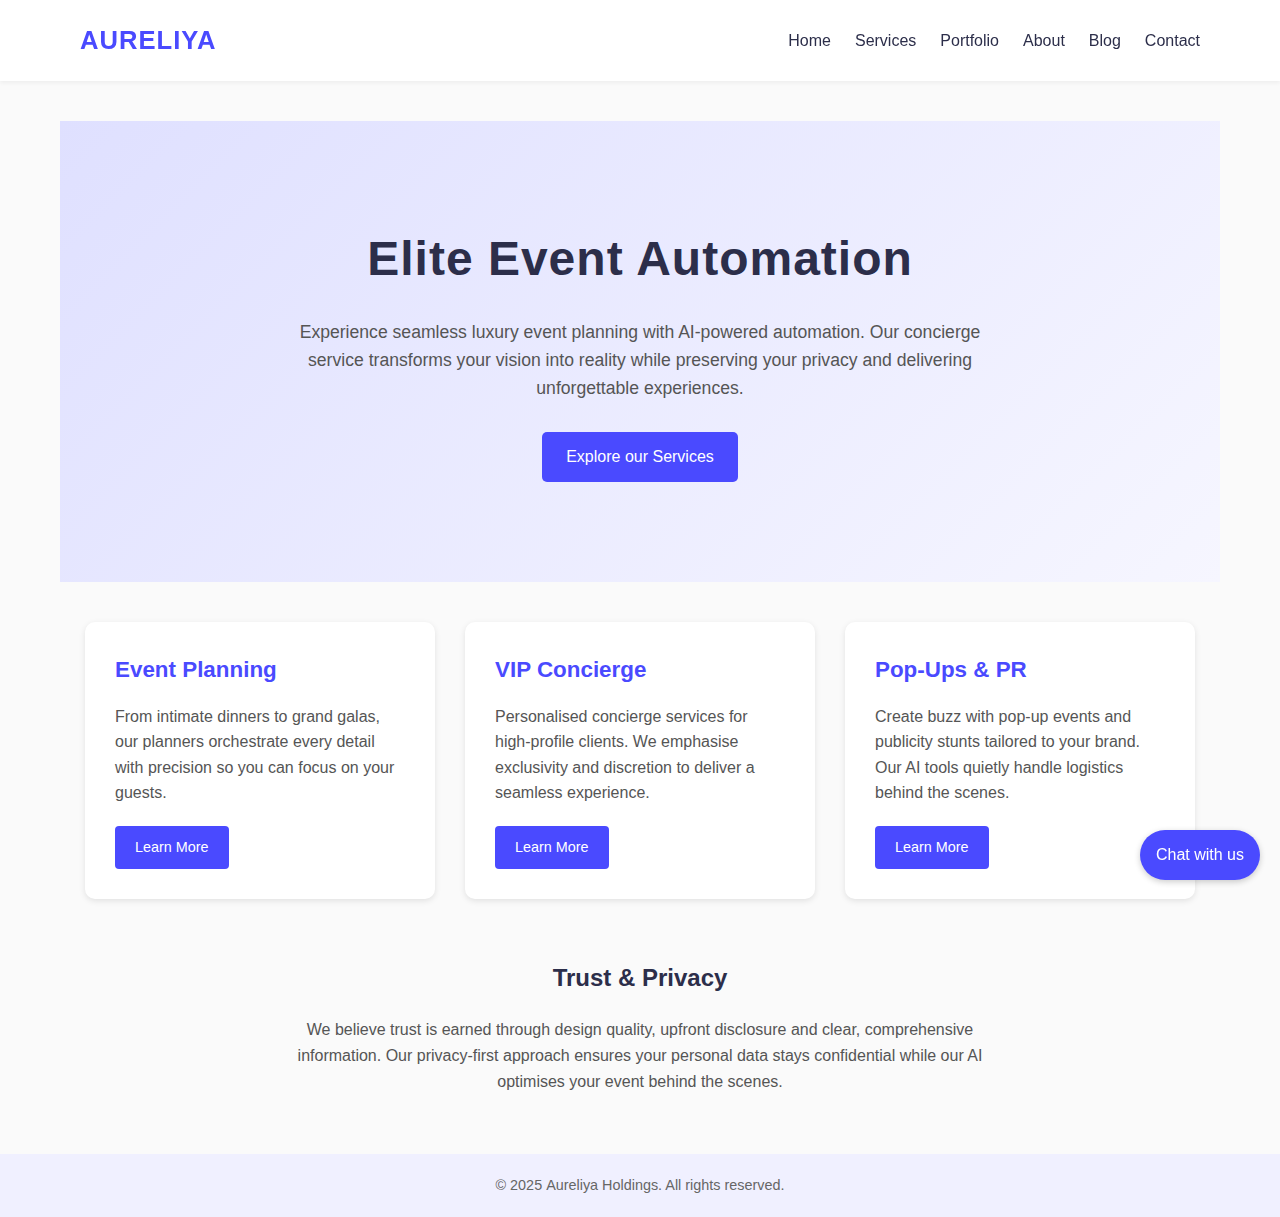
<file: index.html>
<!DOCTYPE html>
<html lang="en">
<head>
  <meta charset="UTF-8">
  <meta name="viewport" content="width=device-width, initial-scale=1.0">
  <title>Aureliya Holdings – Elite Event Automation</title>
  <link rel="stylesheet" href="styles.css">
</head>
<body>
  <header>
    <nav>
      <div class="logo">Aureliya</div>
      <div class="menu-toggle">☰</div>
      <ul>
        <li><a href="index.html">Home</a></li>
        <li><a href="services.html">Services</a></li>
        <li><a href="portfolio.html">Portfolio</a></li>
        <li><a href="about.html">About</a></li>
        <li><a href="blog.html">Blog</a></li>
        <li><a href="contact.html">Contact</a></li>
      </ul>
    </nav>
  </header>
  <main>
    <section class="hero">
      <h1>Elite Event Automation</h1>
      <p>Experience seamless luxury event planning with AI‑powered automation. Our
        concierge service transforms your vision into reality while preserving
        your privacy and delivering unforgettable experiences.</p>
      <a class="cta" href="services.html">Explore our Services</a>
    </section>
    <section class="card-grid">
      <div class="card">
        <h3>Event Planning</h3>
        <p>From intimate dinners to grand galas, our planners orchestrate every
          detail with precision so you can focus on your guests.</p>
        <a class="btn" href="services.html">Learn More</a>
      </div>
      <div class="card">
        <h3>VIP Concierge</h3>
        <p>Personalised concierge services for high‑profile clients. We emphasise
          exclusivity and discretion to deliver a seamless experience.</p>
        <a class="btn" href="services.html">Learn More</a>
      </div>
      <div class="card">
        <h3>Pop‑Ups &amp; PR</h3>
        <p>Create buzz with pop‑up events and publicity stunts tailored to your
          brand. Our AI tools quietly handle logistics behind the scenes.</p>
        <a class="btn" href="services.html">Learn More</a>
      </div>
    </section>
    <section style="margin-top:60px; text-align:center;">
      <h2>Trust &amp; Privacy</h2>
      <p style="max-width:700px; margin:20px auto; color:#555;">
        We believe trust is earned through design quality, upfront disclosure and
        clear, comprehensive information. Our privacy‑first approach ensures your
        personal data stays confidential while our AI optimises your event
        behind the scenes.
      </p>
    </section>
  </main>
  <footer>
    © 2025 Aureliya Holdings. All rights reserved.
  </footer>
  <script src="ai_engine.js"></script>
  <script src="script.js"></script>
</body>
</html>
</file>
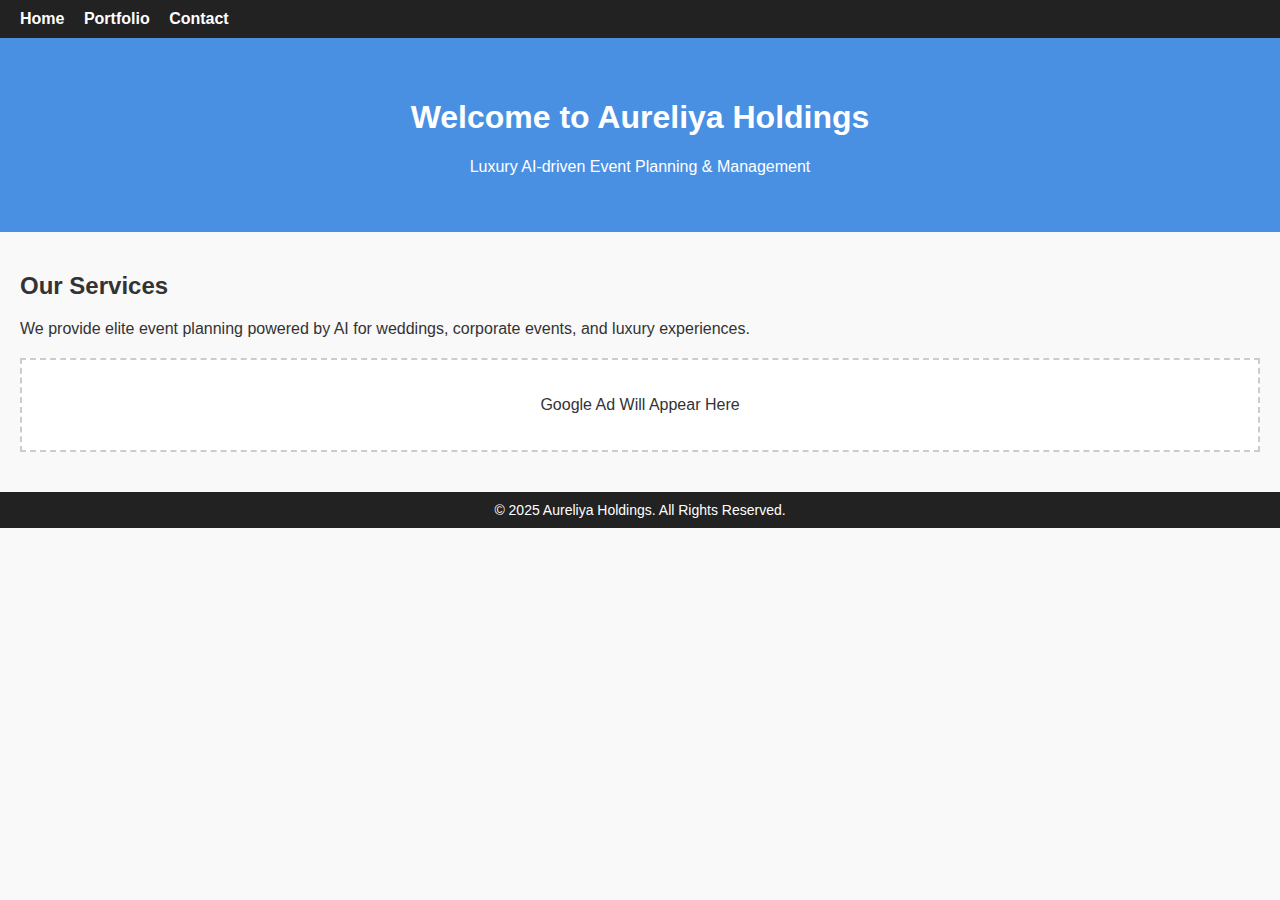
<file: aureliya_index_with_ads.html>
<!DOCTYPE html>
<html lang="en">
<head>
    <meta charset="UTF-8">
    <meta name="viewport" content="width=device-width, initial-scale=1.0">
    <title>Aureliya Holdings</title>

    <!-- Google AdSense Code - DO NOT REMOVE -->
    <script async src="https://pagead2.googlesyndication.com/pagead/js/adsbygoogle.js?client=ca-pub-1325399308065709"
            crossorigin="anonymous"></script>
    <!-- End Google AdSense Code -->

    <style>
        body {
            font-family: Arial, sans-serif;
            margin: 0;
            padding: 0;
            background: #f9f9f9;
            color: #333;
        }
        nav {
            background-color: #222;
            padding: 10px 20px;
        }
        nav a {
            color: white;
            margin-right: 15px;
            text-decoration: none;
            font-weight: bold;
        }
        header {
            padding: 40px;
            text-align: center;
            background: #4a90e2;
            color: white;
        }
        section {
            padding: 20px;
        }
        .ad-placeholder {
            border: 2px dashed #ccc;
            text-align: center;
            padding: 20px;
            margin: 20px 0;
            background: #fff;
        }
        footer {
            text-align: center;
            padding: 10px;
            background: #222;
            color: white;
            font-size: 14px;
        }
    </style>
</head>
<body>
    <nav>
        <a href="#">Home</a>
        <a href="#">Portfolio</a>
        <a href="#">Contact</a>
    </nav>
    <header>
        <h1>Welcome to Aureliya Holdings</h1>
        <p>Luxury AI-driven Event Planning & Management</p>
    </header>
    <section>
        <h2>Our Services</h2>
        <p>We provide elite event planning powered by AI for weddings, corporate events, and luxury experiences.</p>

        <!-- Sample AdSense Ad Block -->
        <div class="ad-placeholder">
            <p>Google Ad Will Appear Here</p>
            <ins class="adsbygoogle"
                style="display:block"
                data-ad-client="ca-pub-1325399308065709"
                data-ad-slot="1234567890"
                data-ad-format="auto"
                data-full-width-responsive="true"></ins>
            <script>
                (adsbygoogle = window.adsbygoogle || []).push({});
            </script>
        </div>
        <!-- End AdSense Ad Block -->

    </section>
    <footer>
        &copy; 2025 Aureliya Holdings. All Rights Reserved.
    </footer>
</body>
</html>
</file>
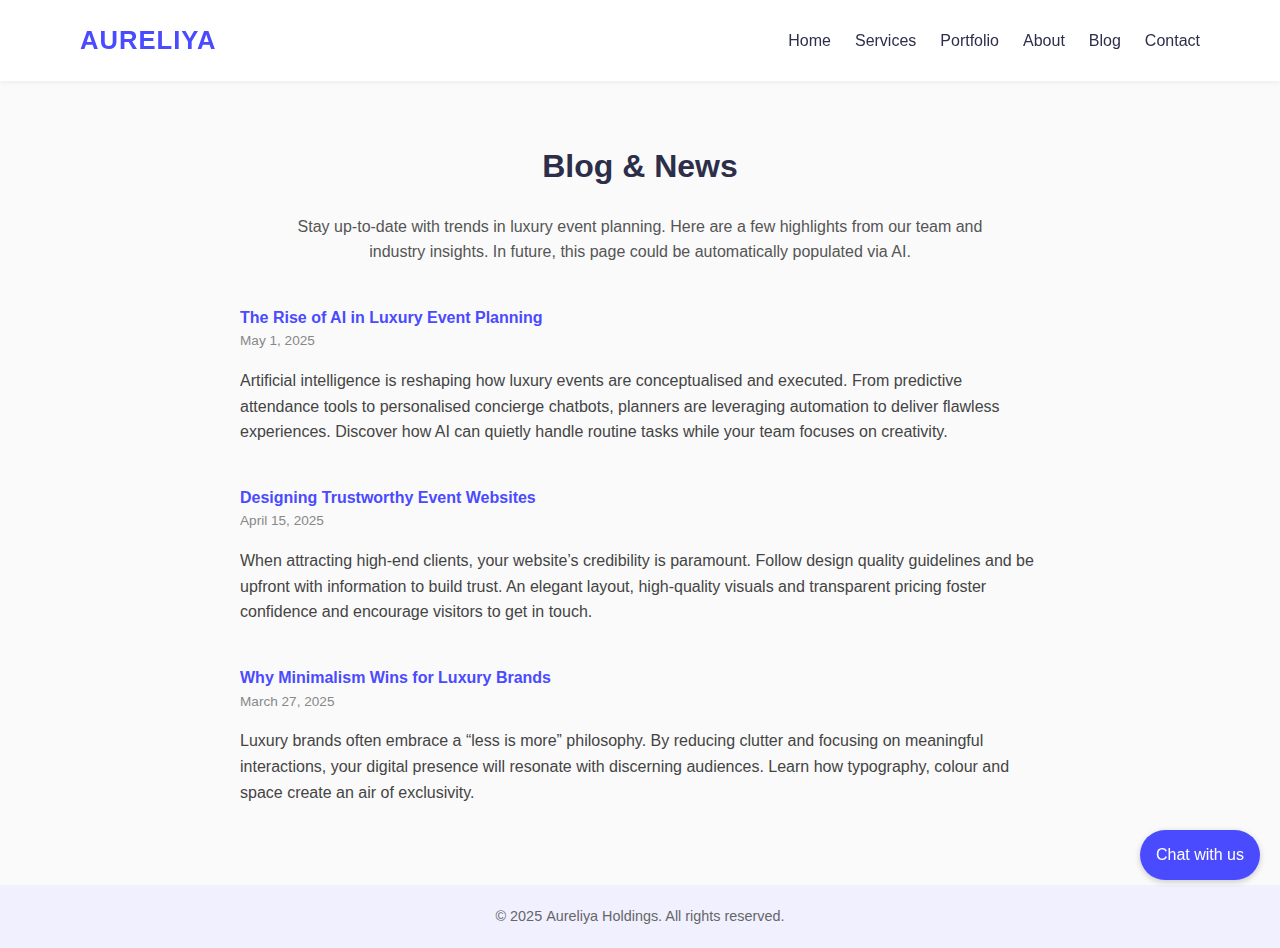
<file: blog.html>
<!DOCTYPE html>
<html lang="en">
<head>
  <meta charset="UTF-8">
  <meta name="viewport" content="width=device-width, initial-scale=1.0">
  <title>Blog – Aureliya Holdings</title>
  <link rel="stylesheet" href="styles.css">
</head>
<body>
  <header>
    <nav>
      <div class="logo">Aureliya</div>
      <div class="menu-toggle">☰</div>
      <ul>
        <li><a href="index.html">Home</a></li>
        <li><a href="services.html">Services</a></li>
        <li><a href="portfolio.html">Portfolio</a></li>
        <li><a href="about.html">About</a></li>
        <li><a href="blog.html" class="active">Blog</a></li>
        <li><a href="contact.html">Contact</a></li>
      </ul>
    </nav>
  </header>
  <main>
    <h1 style="text-align:center; margin-top:20px;">Blog &amp; News</h1>
    <p style="max-width:700px; margin:20px auto; text-align:center; color:#555;">
      Stay up‑to‑date with trends in luxury event planning. Here are a few
      highlights from our team and industry insights. In future, this page could
      be automatically populated via AI.</p>
    <div style="max-width:800px; margin:40px auto;">
      <article class="post">
        <h4>The Rise of AI in Luxury Event Planning</h4>
        <div class="date">May 1, 2025</div>
        <p>Artificial intelligence is reshaping how luxury events are
          conceptualised and executed. From predictive attendance tools to
          personalised concierge chatbots, planners are leveraging automation to
          deliver flawless experiences. Discover how AI can quietly handle
          routine tasks while your team focuses on creativity.</p>
      </article>
      <article class="post">
        <h4>Designing Trustworthy Event Websites</h4>
        <div class="date">April 15, 2025</div>
        <p>When attracting high‑end clients, your website’s credibility is
          paramount. Follow design quality guidelines and be upfront with
          information to build trust. An elegant layout, high‑quality visuals and
          transparent pricing foster confidence and encourage visitors to get in
          touch.</p>
      </article>
      <article class="post">
        <h4>Why Minimalism Wins for Luxury Brands</h4>
        <div class="date">March 27, 2025</div>
        <p>Luxury brands often embrace a “less is more” philosophy. By reducing
          clutter and focusing on meaningful interactions, your digital presence
          will resonate with discerning audiences. Learn how typography,
          colour and space create an air of exclusivity.</p>
      </article>
    </div>
  </main>
  <footer>
    © 2025 Aureliya Holdings. All rights reserved.
  </footer>
  <script src="ai_engine.js"></script>
  <script src="script.js"></script>
</body>
</html>
</file>
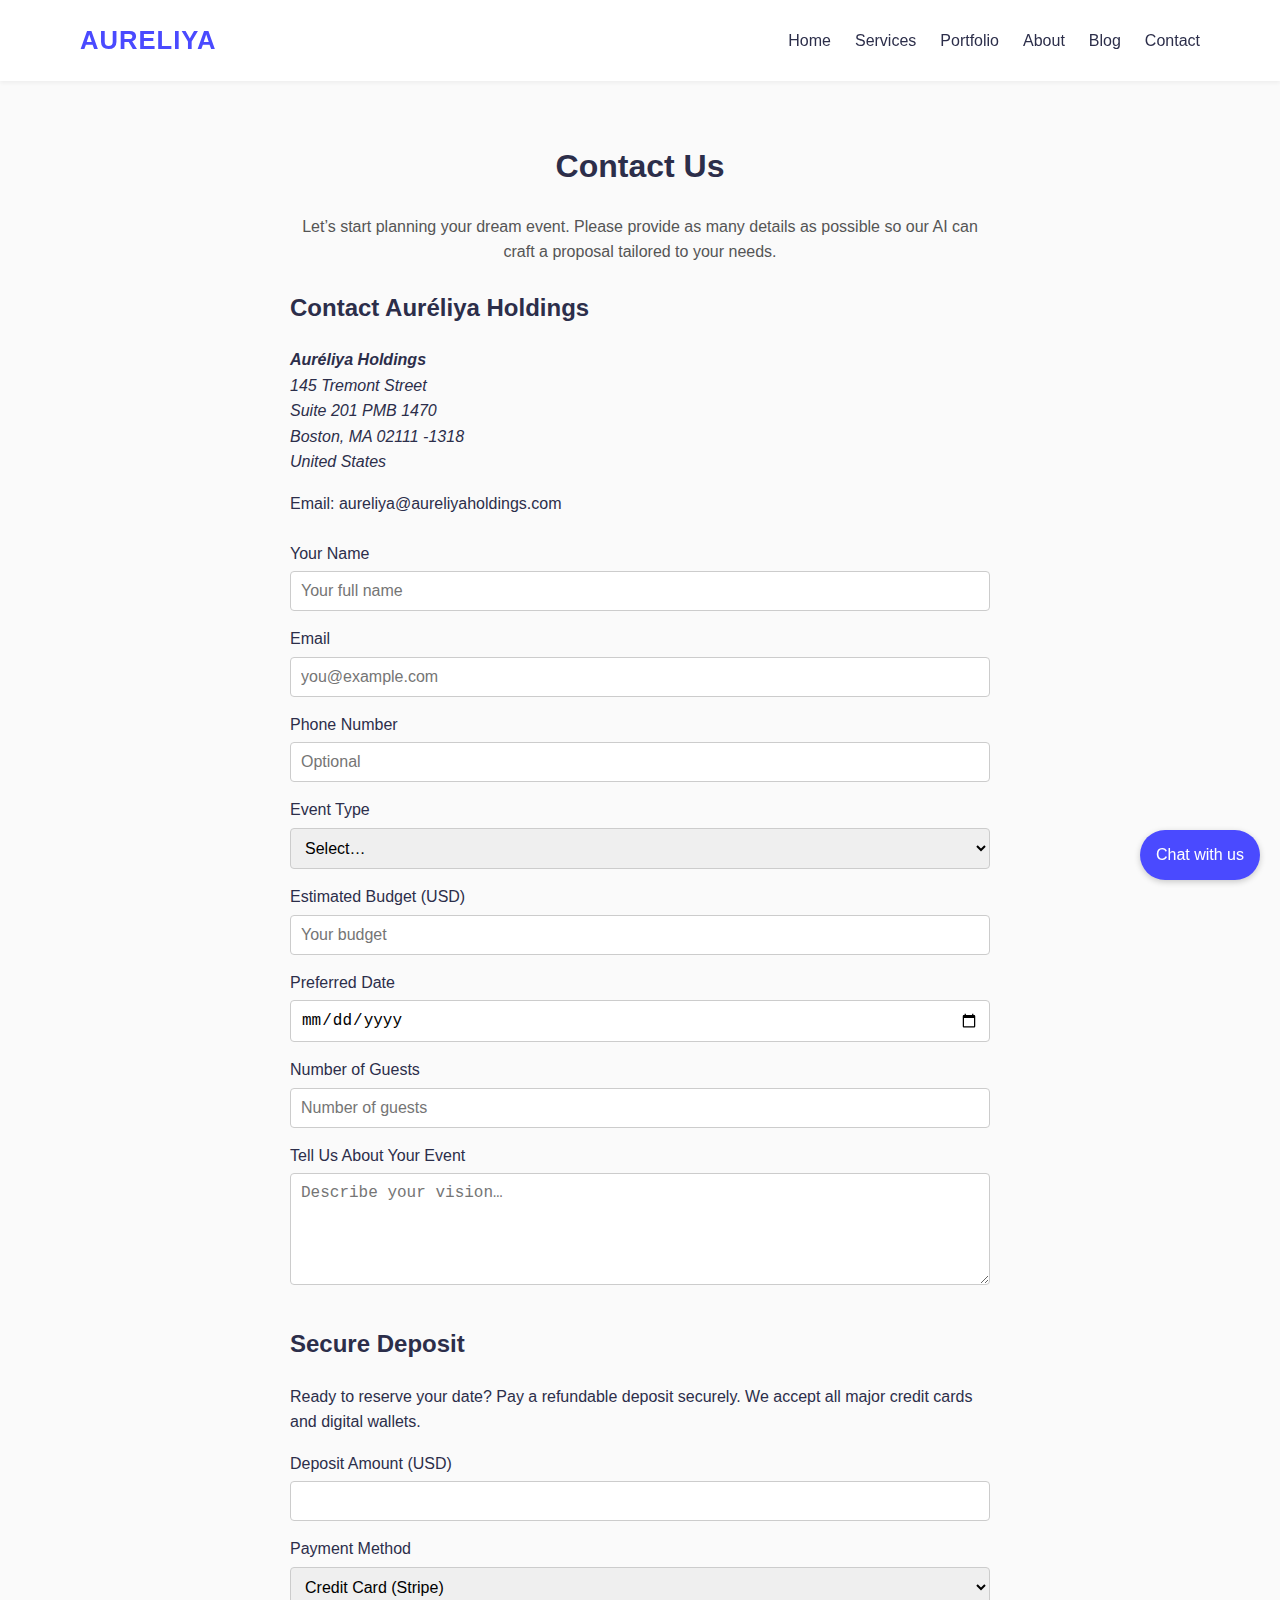
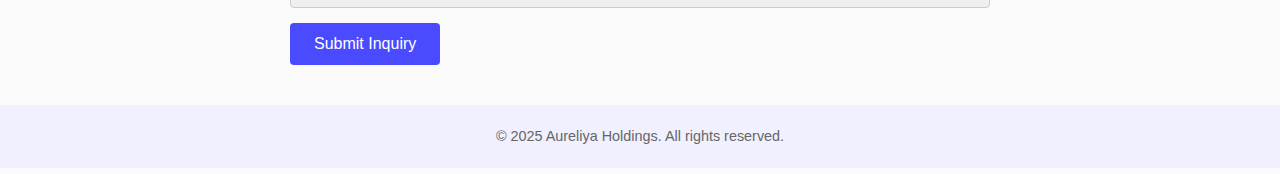
<file: contact.html>
<!DOCTYPE html>
<html lang="en">
<head>
  <meta charset="UTF-8">
  <meta name="viewport" content="width=device-width, initial-scale=1.0">
  <title>Contact – Aureliya Holdings</title>
  <link rel="stylesheet" href="styles.css">

  <!-- Organization JSON-LD -->
  <script type="application/ld+json">
  {
    "@context": "https://schema.org",
    "@type": "Organization",
    "name": "Auréliya Holdings",
    "email": "aureliya@aureliyaholdings.com",
    "telephone": "+1-508-319-1542",
    "url": "https://www.aureliyaholdings.com/",
    "address": {
      "@type": "PostalAddress",
      "streetAddress": "145 Tremont Street, Suite 201 PMB 1470",
      "addressLocality": "Boston",
      "addressRegion": "MA",
      "postalCode": "02111 -1318",
      "addressCountry": "US"
    }
  }
  </script>
</head>
<body>
  <header>
    <nav>
      <div class="logo">Aureliya</div>
      <div class="menu-toggle">☰</div>
      <ul>
        <li><a href="index.html">Home</a></li>
        <li><a href="services.html">Services</a></li>
        <li><a href="portfolio.html">Portfolio</a></li>
        <li><a href="about.html">About</a></li>
        <li><a href="blog.html">Blog</a></li>
        <li><a href="contact.html" class="active">Contact</a></li>
      </ul>
    </nav>
  </header>

  <main>
    <h1 style="text-align:center; margin-top:20px;">Contact Us</h1>
    <p style="max-width:700px; margin:20px auto; text-align:center; color:#555;">
      Let’s start planning your dream event. Please provide as many details
      as possible so our AI can craft a proposal tailored to your needs.
    </p>

    <!-- Company contact block -->
    <section id="company-contact" class="contact-block" style="max-width:700px;margin:24px auto;">
      <h2>Contact Auréliya Holdings</h2>
      <address>
        <strong>Auréliya Holdings</strong><br>
        145 Tremont Street<br>
        Suite 201 PMB 1470<br>
        Boston, MA 02111 -1318<br>
        United States
      </address>

      <p>
        Email: aureliya@aureliyaholdings.com
      </p>
    </section>

    <div class="form-section">
      <!-- Unified contact and deposit form -->
      <form id="contactForm" action="https://formspree.io/f/xyzdggln" method="POST">
        <input type="hidden" name="_subject" value="Inquiry from Contact Page (Auréliya Holdings)">
        <input type="text" name="_gotcha" style="display:none">

        <div class="form-group">
          <label for="name">Your Name</label>
          <input type="text" id="name" name="name" placeholder="Your full name" required>
        </div>

        <div class="form-group">
          <label for="email">Email</label>
          <input type="email" id="email" name="email" placeholder="you@example.com" required>
        </div>

        <div class="form-group">
          <label for="phone">Phone Number</label>
          <input type="tel" id="phone" name="phone" placeholder="Optional">
        </div>

        <div class="form-group">
          <label for="eventTypeContact">Event Type</label>
          <select id="eventTypeContact" name="eventType" required>
            <option value="" disabled selected>Select…</option>
            <option value="Wedding">Wedding</option>
            <option value="Corporate Gala">Corporate Gala</option>
            <option value="Birthday">Birthday</option>
            <option value="VIP Experience">VIP Experience</option>
            <option value="Other">Other</option>
          </select>
        </div>

        <div class="form-group">
          <label for="budgetContact">Estimated Budget (USD)</label>
          <input type="number" id="budgetContact" name="budget" placeholder="Your budget">
        </div>

        <div class="form-group">
          <label for="date">Preferred Date</label>
          <input type="date" id="date" name="date">
        </div>

        <div class="form-group">
          <label for="guestsContact">Number of Guests</label>
          <input type="number" id="guestsContact" name="guests" placeholder="Number of guests">
        </div>

        <div class="form-group">
          <label for="detailsContact">Tell Us About Your Event</label>
          <textarea id="detailsContact" name="details" rows="5" placeholder="Describe your vision…"></textarea>
        </div>

        <h2 style="margin-top:40px;">Secure Deposit</h2>
        <p>Ready to reserve your date? Pay a refundable deposit securely. We accept all major credit cards and digital wallets.</p>

        <div class="form-group">
          <label for="paymentAmount">Deposit Amount (USD)</label>
          <input type="number" id="paymentAmount" name="paymentAmount" min="1" required>
        </div>

        <div class="form-group">
          <label for="paymentMethod">Payment Method</label>
          <select id="paymentMethod" name="paymentMethod" required>
            <option value="stripe">Credit Card (Stripe)</option>
          </select>
        </div>

        <button type="submit" class="btn-submit">Submit Inquiry</button>
      </form>
    </div>
  </main>

  <footer>
    © 2025 Aureliya Holdings. All rights reserved.
  </footer>

  <script src="ai_engine.js"></script>
  <script src="script.js"></script>

  <!-- Redirect after Formspree submit -->
  <script>
    (function () {
      const form = document.getElementById('contactForm');

      const STRIPE_LINK = 'https://buy.stripe.com/8x26oH8lB0iF0s0cgJes001';

      form.addEventListener('submit', async function (e) {
        e.preventDefault();

        // 1) Send to Formspree (emails you the data)
        const data = new FormData(form);
        try {
          await fetch(form.action, {
            method: 'POST',
            body: data,
            headers: { 'Accept': 'application/json' }
          });
        } catch (err) {
          console.error('Form submit failed:', err);
          // Optional: show a message; we still redirect below
        }

        // 2) Redirect to payment (with PayPal fallback to Stripe)
        const method = (form.paymentMethod && form.paymentMethod.value) || 'stripe';
        if (method === 'stripe') {
          window.location.href = STRIPE_LINK;
        } else if (method === 'paypal') {
          window.location.href = PAYPAL_LINK || STRIPE_LINK;
        } else {
          window.location.href = STRIPE_LINK;
        }
      });
    })();
  </script>
</body>
</html>
</file>
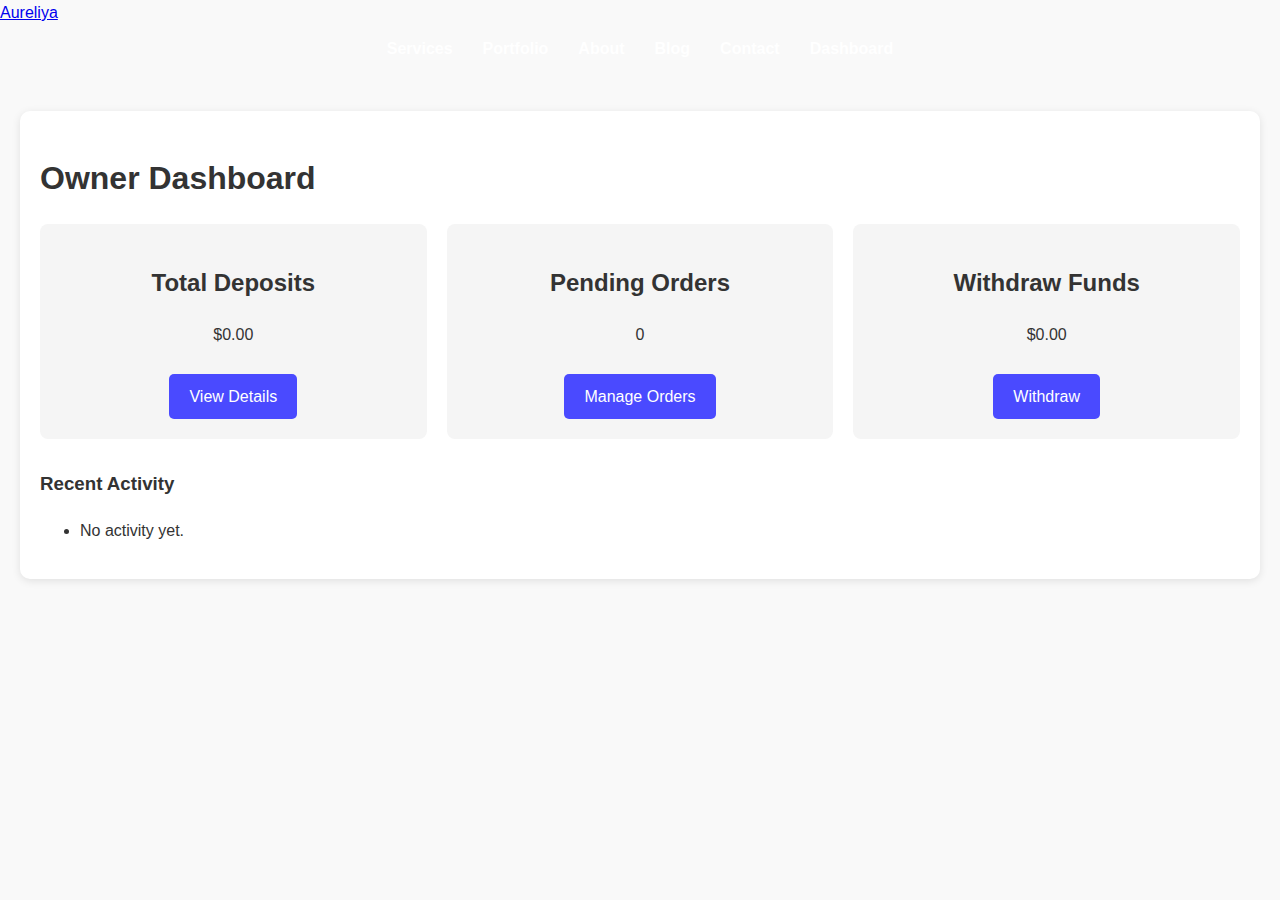
<file: dashboard.html>
<!DOCTYPE html>
<html lang="en">
<head>
  <meta charset="UTF-8">
  <meta name="viewport" content="width=device-width, initial-scale=1.0">
  <title>Aureliya Holdings – Owner Dashboard</title>
  <link rel="stylesheet" href="style.css">
  <style>
    .dashboard-container {
      max-width: 1200px;
      margin: 50px auto;
      padding: 20px;
      background: #fff;
      box-shadow: 0 2px 8px rgba(0,0,0,0.1);
      border-radius: 10px;
    }
    .dashboard-container h1 {
      margin-bottom: 20px;
    }
    .cards {
      display: flex;
      gap: 20px;
      margin-bottom: 30px;
    }
    .card {
      flex: 1;
      padding: 20px;
      background: #f5f5f5;
      border-radius: 8px;
      text-align: center;
    }
    .btn {
      display: inline-block;
      padding: 10px 20px;
      background: #4a4aff;
      color: #fff;
      border-radius: 5px;
      text-decoration: none;
      margin-top: 10px;
    }
  </style>
</head>
<body>
  <nav class="container">
    <a href="index.html" class="logo">Aureliya</a>
    <ul>
      <li><a href="services.html">Services</a></li>
      <li><a href="portfolio.html">Portfolio</a></li>
      <li><a href="about.html">About</a></li>
      <li><a href="blog.html">Blog</a></li>
      <li><a href="contact.html">Contact</a></li>
      <li><a href="dashboard.html" class="active">Dashboard</a></li>
    </ul>
  </nav>

  <div class="dashboard-container">
    <h1>Owner Dashboard</h1>
    <div class="cards">
      <div class="card">
        <h2>Total Deposits</h2>
        <p>$0.00</p>
        <a href="#" class="btn">View Details</a>
      </div>
      <div class="card">
        <h2>Pending Orders</h2>
        <p>0</p>
        <a href="#" class="btn">Manage Orders</a>
      </div>
      <div class="card">
        <h2>Withdraw Funds</h2>
        <p>$0.00</p>
        <a href="#" class="btn">Withdraw</a>
      </div>
    </div>
    <h3>Recent Activity</h3>
    <ul>
      <li>No activity yet.</li>
    </ul>
  </div>

  <script src="script.js"></script>
</body>
</html>
</file>
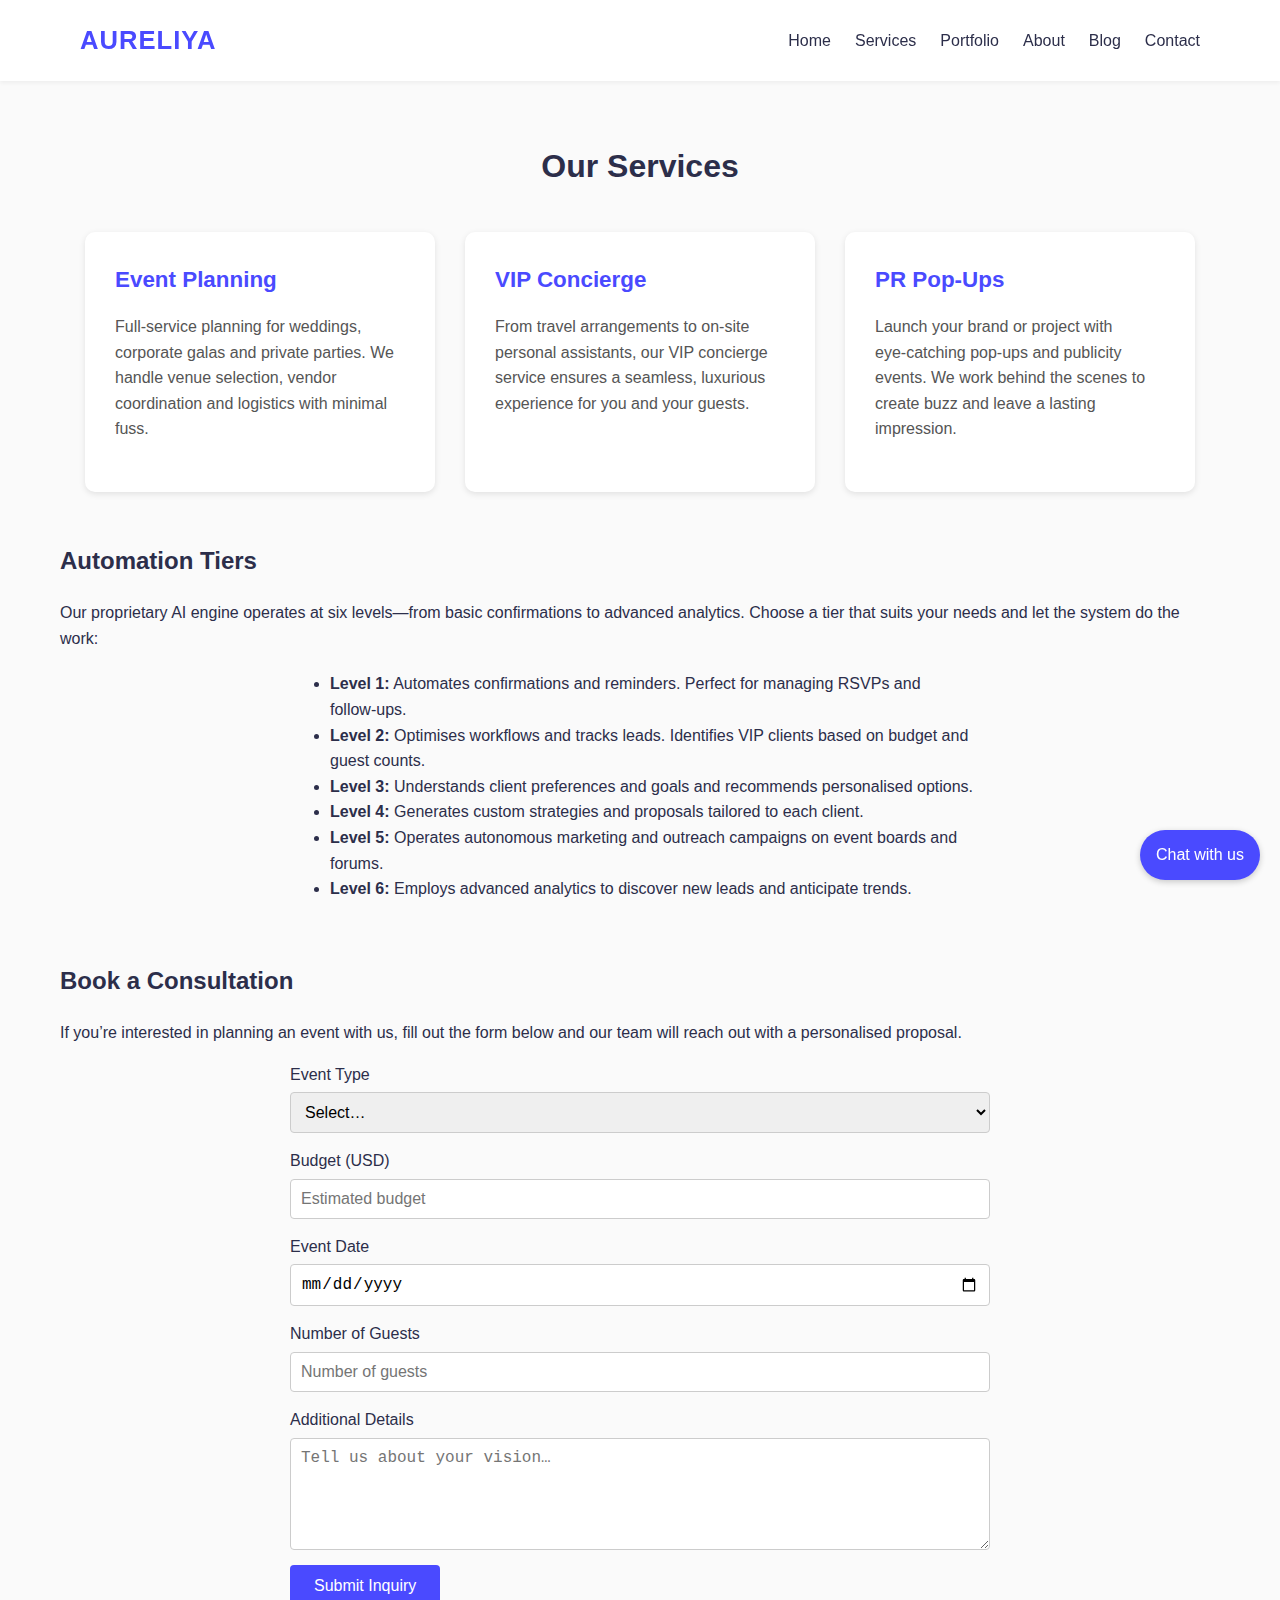
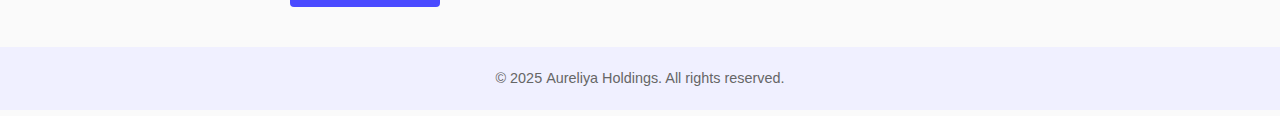
<file: services.html>
<!DOCTYPE html>
<html lang="en">
<head>
  <meta charset="UTF-8">
  <meta name="viewport" content="width=device-width, initial-scale=1.0">
  <title>Aureliya Holdings – Services</title>
  <link rel="stylesheet" href="styles.css">
</head>
<body>
  <header>
    <nav>
      <div class="logo">Aureliya</div>
      <div class="menu-toggle">☰</div>
      <ul>
        <li><a href="index.html">Home</a></li>
        <li><a href="services.html" class="active">Services</a></li>
        <li><a href="portfolio.html">Portfolio</a></li>
        <li><a href="about.html">About</a></li>
        <li><a href="blog.html">Blog</a></li>
        <li><a href="contact.html">Contact</a></li>
      </ul>
    </nav>
  </header>
  <main>
    <h1 style="text-align:center; margin-top:20px;">Our Services</h1>
    <section class="card-grid">
      <div class="card">
        <h3>Event Planning</h3>
        <p>Full‑service planning for weddings, corporate galas and private
          parties. We handle venue selection, vendor coordination and
          logistics with minimal fuss.</p>
      </div>
      <div class="card">
        <h3>VIP Concierge</h3>
        <p>From travel arrangements to on‑site personal assistants, our VIP
          concierge service ensures a seamless, luxurious experience for
          you and your guests.</p>
      </div>
      <div class="card">
        <h3>PR Pop‑Ups</h3>
        <p>Launch your brand or project with eye‑catching pop‑ups and
          publicity events. We work behind the scenes to create buzz and
          leave a lasting impression.</p>
      </div>
    </section>
    <section style="margin-top:50px;">
      <h2>Automation Tiers</h2>
      <p>Our proprietary AI engine operates at six levels—from basic
        confirmations to advanced analytics. Choose a tier that suits
        your needs and let the system do the work:</p>
      <ul style="max-width:700px; margin:20px auto; list-style:disc;">
        <li><strong>Level 1:</strong> Automates confirmations and reminders. Perfect for managing RSVPs and follow‑ups.</li>
        <li><strong>Level 2:</strong> Optimises workflows and tracks leads. Identifies VIP clients based on budget and guest counts.</li>
        <li><strong>Level 3:</strong> Understands client preferences and goals and recommends personalised options.</li>
        <li><strong>Level 4:</strong> Generates custom strategies and proposals tailored to each client.</li>
        <li><strong>Level 5:</strong> Operates autonomous marketing and outreach campaigns on event boards and forums.</li>
        <li><strong>Level 6:</strong> Employs advanced analytics to discover new leads and anticipate trends.</li>
      </ul>
    </section>
    <section style="margin-top:60px;">
      <h2>Book a Consultation</h2>
      <p>If you’re interested in planning an event with us, fill out the
        form below and our team will reach out with a personalised proposal.</p>
      <div class="form-section">
        <form id="servicesForm" action="https://formspree.io/f/xyzdggln" method="POST">
            <input type="hidden" name="_subject" value="Inquiry from Services Page (Auréliya Holdings)">
  <input type="text" name="_gotcha" style="display:none">
          <div class="form-group">
            <label for="eventType">Event Type</label>
            <select id="eventType" name="eventType" required>
              <option value="" disabled selected>Select…</option>
              <option value="Wedding">Wedding</option>
              <option value="Corporate Gala">Corporate Gala</option>
              <option value="Birthday">Birthday</option>
              <option value="VIP Experience">VIP Experience</option>
              <option value="Other">Other</option>
            </select>
          </div>
          <div class="form-group">
            <label for="budget">Budget (USD)</label>
            <input type="number" id="budget" name="budget" placeholder="Estimated budget" />
          </div>
          <div class="form-group">
            <label for="eventDate">Event Date</label>
            <input type="date" id="eventDate" name="eventDate" />
          </div>
          <div class="form-group">
            <label for="guests">Number of Guests</label>
            <input type="number" id="guests" name="guests" placeholder="Number of guests" />
          </div>
          <div class="form-group">
            <label for="details">Additional Details</label>
            <textarea id="details" name="details" rows="5" placeholder="Tell us about your vision…"></textarea>
          </div>
          <button type="submit" class="btn-submit">Submit Inquiry</button>
        </form>
      </div>
    </section>
  </main>
  <footer>
    © 2025 Aureliya Holdings. All rights reserved.
  </footer>
  <script src="ai_engine.js"></script>
  <script src="script.js"></script>
</body>
</html>
</file>
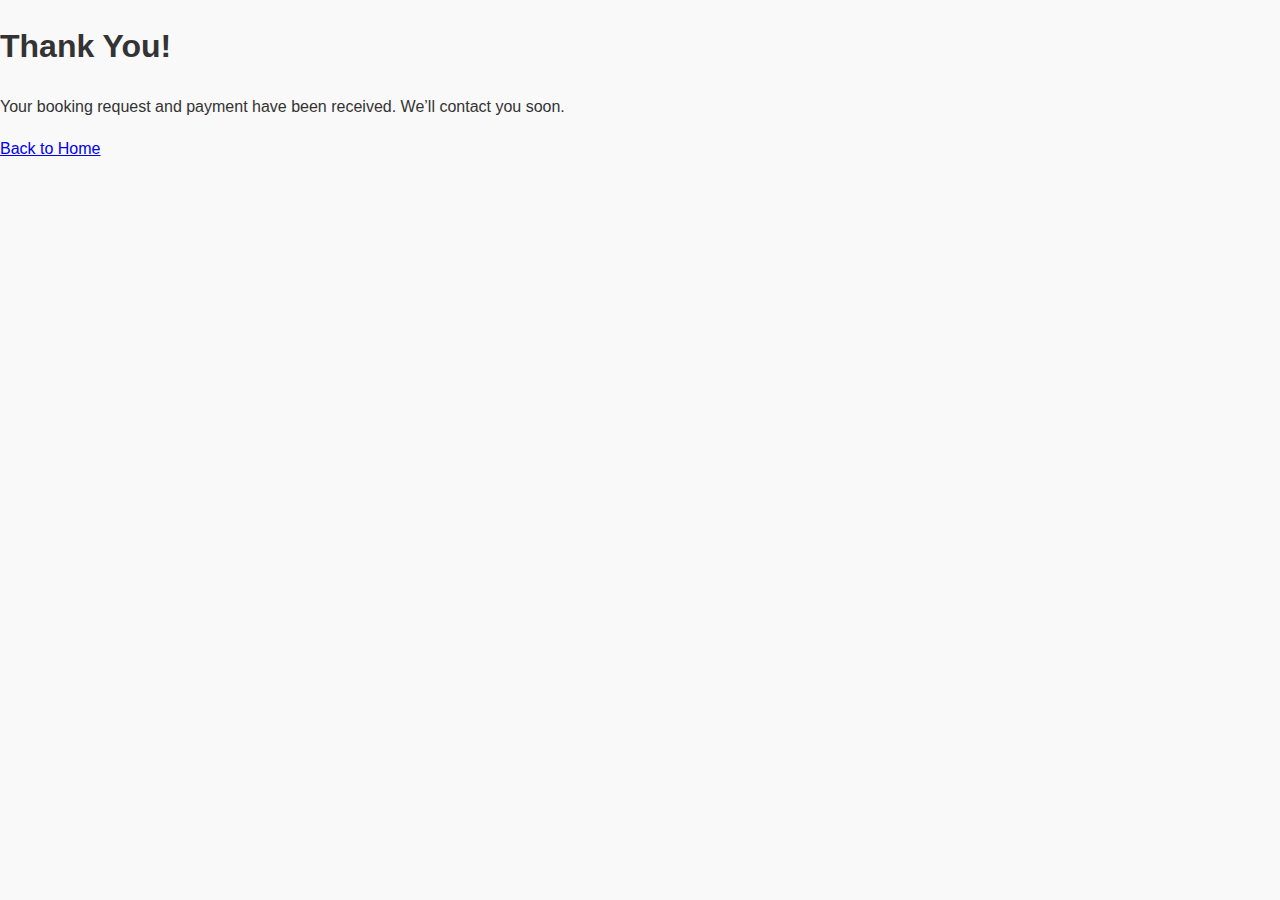
<file: thankyou.html>
<!DOCTYPE html>
<html lang="en">
<head>
  <meta charset="UTF-8" />
  <meta name="viewport" content="width=device-width, initial-scale=1.0" />
  <title>Thank You – Auréliya Holdings</title>
  <link rel="stylesheet" href="style.css" />
</head>
<body>
  <div class="container">
    <h1>Thank You!</h1>
    <p>Your booking request and payment have been received. We’ll contact you soon.</p>
    <a href="index.html">Back to Home</a>
  </div>
</body>
</html>
</file>
<file: styles.css>
/*
  Custom stylesheet for the revamped Aureliya Holdings website.
  
  This file defines a modern, minimal design with a focus on clean layouts,
  generous whitespace and an elegant colour palette. A consistent navigation
  bar appears on every page. Buttons, forms and cards share a unified
  aesthetic and the owner dashboard remains hidden until the correct
  password is entered via JavaScript. A simple chat widget is also styled
  here.  
*/

/* Reset and base styles */
* {
  box-sizing: border-box;
}

body {
  margin: 0;
  padding: 0;
  font-family: "Helvetica Neue", Helvetica, Arial, sans-serif;
  line-height: 1.6;
  background-color: #fafafa;
  color: #2c2e4a;
}

/* Global navigation */
header {
  background-color: #ffffff;
  box-shadow: 0 2px 4px rgba(0, 0, 0, 0.05);
  position: sticky;
  top: 0;
  z-index: 100;
}

nav {
  max-width: 1200px;
  margin: 0 auto;
  display: flex;
  justify-content: space-between;
  align-items: center;
  padding: 20px 40px;
}

nav .logo {
  font-size: 1.6rem;
  font-weight: bold;
  letter-spacing: 1px;
  color: #4a4aff;
  text-transform: uppercase;
}

nav ul {
  list-style: none;
  margin: 0;
  padding: 0;
  display: flex;
  gap: 24px;
}

nav ul li a {
  text-decoration: none;
  color: #2c2e4a;
  font-weight: 500;
  transition: color 0.2s;
}

nav ul li a:hover {
  color: #4a4aff;
}

/* Responsive nav toggle */
.menu-toggle {
  display: none;
  font-size: 1.8rem;
  cursor: pointer;
}

@media (max-width: 768px) {
  nav ul {
    position: absolute;
    top: 60px;
    right: 40px;
    background-color: #ffffff;
    flex-direction: column;
    gap: 16px;
    padding: 20px;
    border-radius: 8px;
    box-shadow: 0 4px 6px rgba(0, 0, 0, 0.1);
    display: none;
  }
  nav ul.open {
    display: flex;
  }
  .menu-toggle {
    display: block;
  }
}

/* Generic sections */
main {
  max-width: 1200px;
  margin: 0 auto;
  padding: 40px 20px;
}

footer {
  background-color: #f0f0ff;
  text-align: center;
  padding: 20px;
  font-size: 0.9rem;
  color: #666;
}

/* Hero section */
.hero {
  text-align: center;
  padding: 100px 20px;
  background: linear-gradient(135deg, #dfe0ff, #f6f6ff);
  color: #2c2e4a;
}

.hero h1 {
  margin: 0;
  font-size: 3rem;
  letter-spacing: 1px;
}

.hero p {
  margin: 20px auto 30px;
  max-width: 700px;
  font-size: 1.1rem;
  color: #555;
}

.hero .cta {
  display: inline-block;
  padding: 12px 24px;
  background-color: #4a4aff;
  color: #ffffff;
  border-radius: 5px;
  text-decoration: none;
  transition: background-color 0.2s;
}

.hero .cta:hover {
  background-color: #3333cc;
}

/* Card grid */
.card-grid {
  display: flex;
  flex-wrap: wrap;
  gap: 30px;
  justify-content: center;
  margin-top: 40px;
}

.card {
  background-color: #ffffff;
  border-radius: 10px;
  box-shadow: 0 2px 6px rgba(0, 0, 0, 0.1);
  padding: 30px;
  flex: 1 1 300px;
  max-width: 350px;
  text-align: left;
}

.card h3 {
  margin-top: 0;
  margin-bottom: 10px;
  font-size: 1.4rem;
  color: #4a4aff;
}

.card p {
  margin-bottom: 20px;
  color: #555;
}

.card .btn {
  display: inline-block;
  padding: 10px 20px;
  background-color: #4a4aff;
  color: #ffffff;
  border-radius: 4px;
  text-decoration: none;
  font-size: 0.9rem;
  transition: background-color 0.2s;
}

.card .btn:hover {
  background-color: #3333cc;
}

/* Form styles */
.form-section {
  max-width: 700px;
  margin: 0 auto;
}

.form-group {
  display: flex;
  flex-direction: column;
  margin-bottom: 15px;
}

.form-group label {
  margin-bottom: 5px;
  font-weight: 500;
}

.form-group input,
.form-group select,
.form-group textarea {
  padding: 10px;
  border: 1px solid #ccc;
  border-radius: 4px;
  font-size: 1rem;
}

.btn-submit {
  display: inline-block;
  padding: 12px 24px;
  background-color: #4a4aff;
  color: #fff;
  border: none;
  border-radius: 4px;
  cursor: pointer;
  font-size: 1rem;
  transition: background-color 0.2s;
}

.btn-submit:hover {
  background-color: #3333cc;
}

/* Dashboard styles */
.dashboard {
  display: none;
}

.dashboard-container {
  max-width: 1100px;
  margin: 0 auto;
  padding: 20px;
  background-color: #ffffff;
  border-radius: 10px;
  box-shadow: 0 2px 8px rgba(0, 0, 0, 0.1);
}

.dashboard-container h1 {
  text-align: center;
  margin-top: 0;
  margin-bottom: 30px;
}

.stat-cards {
  display: flex;
  gap: 20px;
  flex-wrap: wrap;
  margin-bottom: 30px;
}

.stat-card {
  flex: 1 1 200px;
  background-color: #f5f5f5;
  padding: 20px;
  border-radius: 8px;
  text-align: center;
}

.stat-card h3 {
  margin-top: 0;
  margin-bottom: 10px;
}

.deposits-table {
  width: 100%;
  border-collapse: collapse;
  margin-top: 20px;
}

.deposits-table th,
.deposits-table td {
  text-align: left;
  padding: 10px;
  border-bottom: 1px solid #eee;
}

.deposits-table th {
  background-color: #f5f5f5;
}

/* Chat widget styles */
.chat-bubble {
  position: fixed;
  bottom: 20px;
  right: 20px;
  background-color: #4a4aff;
  color: #ffffff;
  padding: 12px 16px;
  border-radius: 30px;
  cursor: pointer;
  box-shadow: 0 2px 6px rgba(0, 0, 0, 0.2);
}

.chat-window {
  position: fixed;
  bottom: 20px;
  right: 20px;
  width: 320px;
  background-color: #ffffff;
  border-radius: 8px;
  box-shadow: 0 4px 8px rgba(0, 0, 0, 0.2);
  display: none;
  flex-direction: column;
}

.chat-window header {
  background-color: #4a4aff;
  color: #ffffff;
  padding: 10px;
  border-top-left-radius: 8px;
  border-top-right-radius: 8px;
  display: flex;
  justify-content: space-between;
  align-items: center;
  font-weight: 500;
}

.chat-window .chat-messages {
  padding: 10px;
  flex-grow: 1;
  overflow-y: auto;
  max-height: 250px;
}

.chat-window .chat-input {
  display: flex;
  gap: 10px;
  padding: 10px;
  border-top: 1px solid #eee;
}

.chat-window .chat-input input {
  flex-grow: 1;
  padding: 8px 10px;
  border: 1px solid #ccc;
  border-radius: 4px;
  font-size: 0.9rem;
}

.chat-window .chat-input button {
  padding: 8px 14px;
  background-color: #4a4aff;
  color: #ffffff;
  border: none;
  border-radius: 4px;
  cursor: pointer;
  font-size: 0.9rem;
}

.chat-window .chat-input button:hover {
  background-color: #3333cc;
}

/* Blog page */
.post {
  margin-bottom: 40px;
}

.post h4 {
  margin: 0;
  color: #4a4aff;
}

.post .date {
  font-size: 0.85rem;
  color: #888;
  margin-bottom: 10px;
}

.post p {
  color: #444;
}
</file>
<file: style.css>
body {
  margin: 0;
  padding: 0;
  font-family: 'Helvetica Neue', sans-serif;
  background-color: #f9f9f9;
  color: #333;
  line-height: 1.6;
}
header {
  background-color: #4a3b75;
  color: white;
  padding: 20px 0;
  text-align: center;
}
nav ul {
  list-style: none;
  padding: 0;
  margin: 10px 0 0;
  display: flex;
  justify-content: center;
  flex-wrap: wrap;
}
nav ul li {
  margin: 0 15px;
}
nav ul li a {
  color: white;
  text-decoration: none;
  font-weight: bold;
}
nav ul li a:hover {
  text-decoration: underline;
}
section.content {
  max-width: 900px;
  margin: 40px auto;
  padding: 0 20px;
}
section.content h2 {
  color: #4a3b75;
  margin-top: 40px;
}
section.content p, section.content ul {
  font-size: 1.05em;
  margin-top: 10px;
}
section.content ul {
  padding-left: 20px;
}
section.content img {
  border-radius: 8px;
  box-shadow: 0 2px 8px rgba(0,0,0,0.1);
  margin: 20px 0;
}
footer {
  background-color: #eee;
  text-align: center;
  padding: 15px 0;
  margin-top: 50px;
  font-size: 0.9em;
}
</file>
